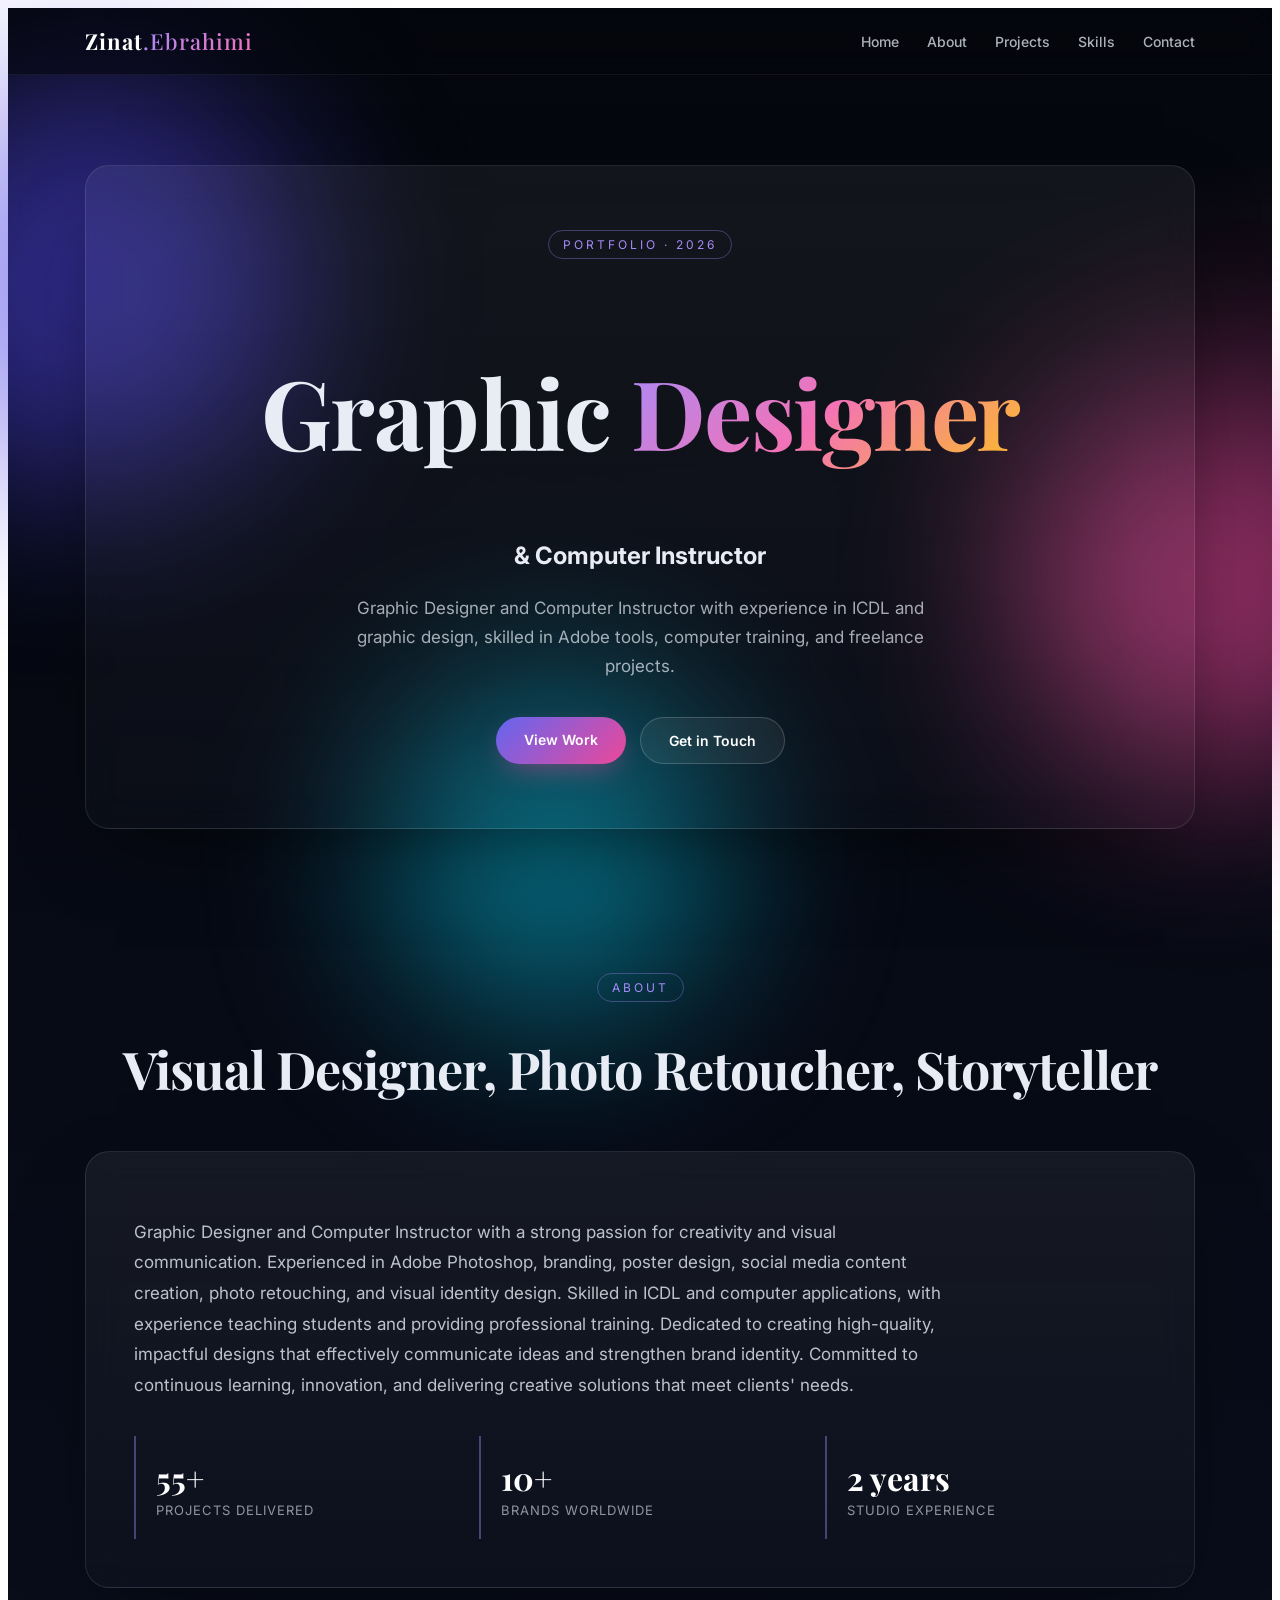
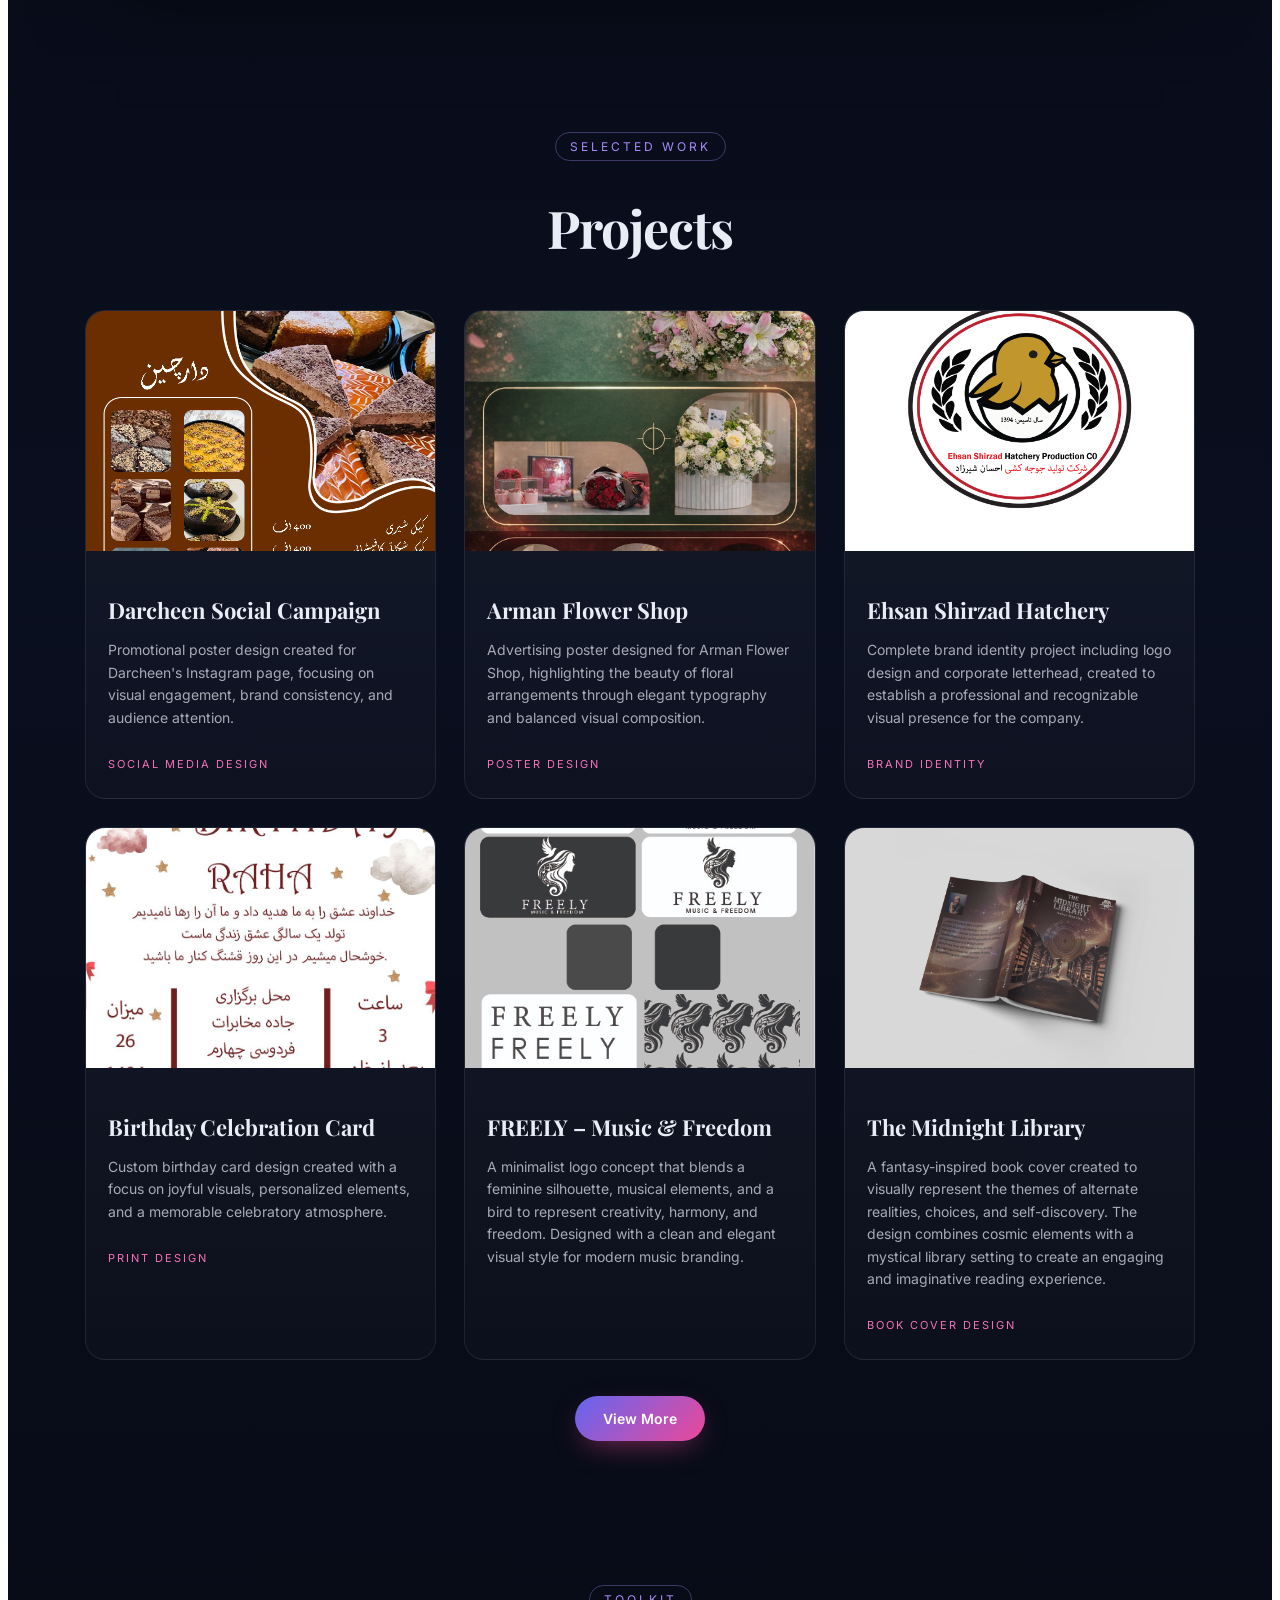
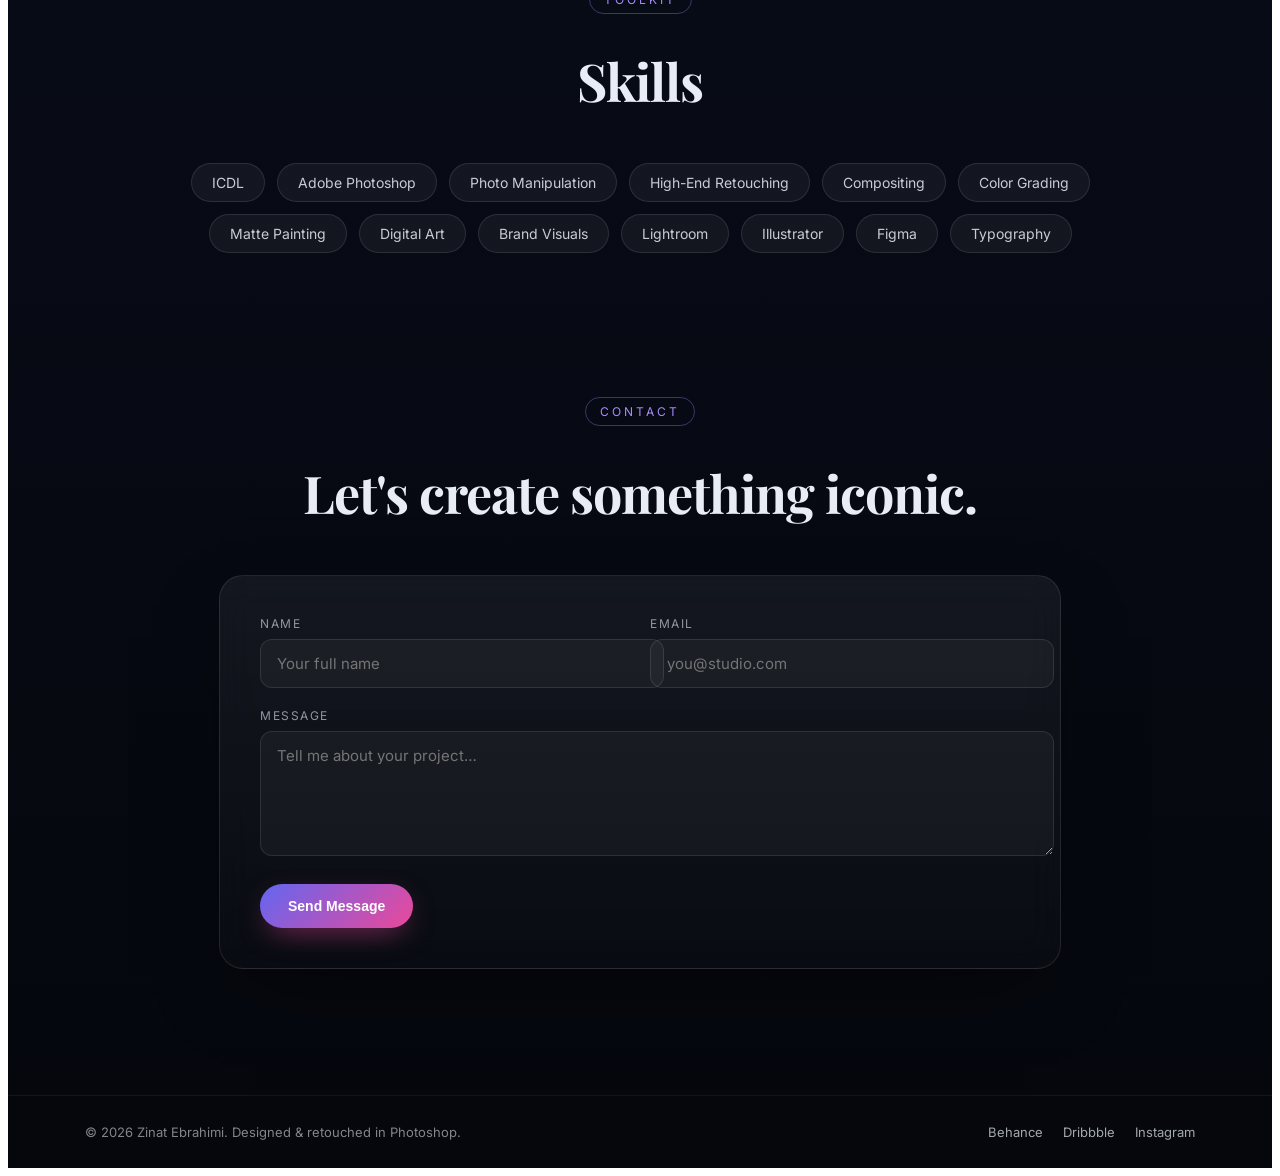
<file: index.html>
<!doctype html>
<html lang="en">
  <head>
    <meta charset="utf-8" />
    <meta name="viewport" content="width=device-width, initial-scale=1" />
    <title>Zinat Ebrahimi — Photoshop Designer Portfolio</title>
    <meta
      name="description"
      content="Luxury portfolio of Alex Rivera, a senior Photoshop designer crafting cinematic photo manipulation, brand visuals, and digital art."
    />
    <link rel="preconnect" href="https://fonts.googleapis.com" />
    <link rel="preconnect" href="https://fonts.gstatic.com" crossorigin />
    <link
      rel="stylesheet"
      href="https://fonts.googleapis.com/css2?family=Inter:wght@300;400;500;600;700&family=Playfair+Display:wght@600;700&display=swap"
    />
    <link rel="stylesheet" href="style.css" />
  </head>
  <body>
    <div class="page">
      <div class="bg-orbs" aria-hidden="true">
        <span class="orb orb-1"></span>
        <span class="orb orb-2"></span>
        <span class="orb orb-3"></span>
      </div>
      <header class="navbar">
        <a href="#home" class="logo">Zinat<span>.Ebrahimi</span></a>
        <nav class="nav-links">
          <a href="#home">Home</a>
          <a href="#about">About</a>
          <a href="#projects">Projects</a>
          <a href="#skills">Skills</a>
          <a href="#contact">Contact</a>
        </nav>
      </header>
      <section id="home" class="hero">
        <div class="hero-inner glass">
          <span class="eyebrow">Portfolio · 2026</span>
          <h1>Graphic <span class="gradient-text">Designer</span></h1>
          <h2>& Computer Instructor</h2>
          <p class="subtitle">
            Graphic Designer and Computer Instructor with experience in ICDL and
            graphic design, skilled in Adobe tools, computer training, and
            freelance projects.
          </p>
          <div class="hero-cta">
            <a href="#projects" class="btn btn-primary">View Work</a>
            <a href="#contact" class="btn btn-ghost">Get in Touch</a>
          </div>
        </div>
      </section>
      <section id="about" class="section">
        <div class="section-head">
          <span class="eyebrow">About</span>
          <h2>Visual Designer, Photo Retoucher, Storyteller</h2>
        </div>
        <div class="about glass">
          <p>
            Graphic Designer and Computer Instructor with a strong passion for
            creativity and visual communication. Experienced in Adobe Photoshop,
            branding, poster design, social media content creation, photo
            retouching, and visual identity design. Skilled in ICDL and computer
            applications, with experience teaching students and providing
            professional training. Dedicated to creating high-quality, impactful
            designs that effectively communicate ideas and strengthen brand
            identity. Committed to continuous learning, innovation, and
            delivering creative solutions that meet clients' needs.
          </p>
          <div class="stats">
            <div><strong>55+</strong><span>Projects delivered</span></div>
            <div><strong>10+</strong><span>Brands worldwide</span></div>
            <div><strong>2 years</strong><span>Studio experience</span></div>
          </div>
        </div>
      </section>
      <section id="projects" class="section">
        <div class="section-head">
          <span class="eyebrow">Selected Work</span>
          <h2>Projects</h2>
        </div>
        <div class="projects">
          <article class="card">
            <div
              class="card-media"
              style="background-image: url(&quot;./image/4.jpg&quot;)"
            ></div>
            <div class="card-body">
              <h3>Darcheen Social Campaign</h3>
              <p>
                Promotional poster design created for Darcheen's Instagram page,
                focusing on visual engagement, brand consistency, and audience
                attention.
              </p>
              <span class="card-tag">Social Media Design</span>
            </div>
          </article>
          <article class="card">
            <div
              class="card-media"
              style="background-image: url(&quot;./image/6.png&quot;)"
            ></div>
            <div class="card-body">
              <h3>Arman Flower Shop</h3>
              <p>
                Advertising poster designed for Arman Flower Shop, highlighting
                the beauty of floral arrangements through elegant typography and
                balanced visual composition.
              </p>
              <span class="card-tag">Poster Design</span>
            </div>
          </article>
          <article class="card">
            <div
              class="card-media"
              style="background-image: url(&quot;./image/23.png&quot;)"
            ></div>
            <div class="card-body">
              <h3>Ehsan Shirzad Hatchery</h3>
              <p>
                Complete brand identity project including logo design and
                corporate letterhead, created to establish a professional and
                recognizable visual presence for the company.
              </p>
              <span class="card-tag">Brand Identity</span>
            </div>
          </article>
          <article class="card">
            <div
              class="card-media"
              style="background-image: url(&quot;./image/24.jpg&quot;)"
            ></div>
            <div class="card-body">
              <h3>Birthday Celebration Card</h3>
              <p>
                Custom birthday card design created with a focus on joyful
                visuals, personalized elements, and a memorable celebratory
                atmosphere.
              </p>
              <span class="card-tag">Print Design</span>
            </div>
          </article>
          <article class="card">
            <div
              class="card-media"
              style="background-image: url(&quot;./image/25.jpg&quot;)"
            ></div>
            <div class="card-body">
              <h3>FREELY – Music & Freedom</h3>
              <p>
                A minimalist logo concept that blends a feminine silhouette,
                musical elements, and a bird to represent creativity, harmony,
                and freedom. Designed with a clean and elegant visual style for
                modern music branding.
              </p>
              <span class="card-tag"></span>
            </div>
          </article>
          <article class="card">
            <div
              class="card-media"
              style="background-image: url(&quot;./image/9.jpg&quot;)"
            ></div>
            <div class="card-body">
              <h3>The Midnight Library</h3>
              <p>
                A fantasy-inspired book cover created to visually represent the
                themes of alternate realities, choices, and self-discovery. The
                design combines cosmic elements with a mystical library setting
                to create an engaging and imaginative reading experience.
              </p>
              <span class="card-tag">Book Cover Design</span>
            </div>
          </article>
        </div>
        <div class="hero-cta">
          <a href="./more.html" class="btn btn-primary">View More</a>
        </div>
      </section>
      <section id="skills" class="section">
        <div class="section-head">
          <span class="eyebrow">Toolkit</span>
          <h2>Skills</h2>
        </div>
        <div class="pills">
          <span class="pill">ICDL</span>
          <span class="pill">Adobe Photoshop</span>
          <span class="pill">Photo Manipulation</span>
          <span class="pill">High-End Retouching</span>
          <span class="pill">Compositing</span>
          <span class="pill">Color Grading</span>
          <span class="pill">Matte Painting</span>
          <span class="pill">Digital Art</span>
          <span class="pill">Brand Visuals</span>
          <span class="pill">Lightroom</span>
          <span class="pill">Illustrator</span>
          <span class="pill">Figma</span>
          <span class="pill">Typography</span>
        </div>
      </section>
      <section id="contact" class="section">
        <div class="section-head">
          <span class="eyebrow">Contact</span>
          <h2>Let's create something iconic.</h2>
        </div>
        <form class="contact glass" onsubmit="event.preventDefault()">
          <div class="row">
            <label
              ><span>Name</span
              ><input type="text" placeholder="Your full name" required
            /></label>
            <label
              ><span>Email</span
              ><input type="email" placeholder="you@studio.com" required
            /></label>
          </div>
          <label
            ><span>Message</span
            ><textarea
              rows="5"
              placeholder="Tell me about your project…"
              required
            ></textarea>
          </label>
          <button type="submit" class="btn btn-primary">Send Message</button>
        </form>
      </section>
      <footer class="footer">
        <div>© 2026 Zinat Ebrahimi. Designed & retouched in Photoshop.</div>
        <div class="socials">
          <a href="#">Behance</a>
          <a href="#">Dribbble</a>
          <a href="#">Instagram</a>
        </div>
      </footer>
    </div>
  </body>
</html>
</file>
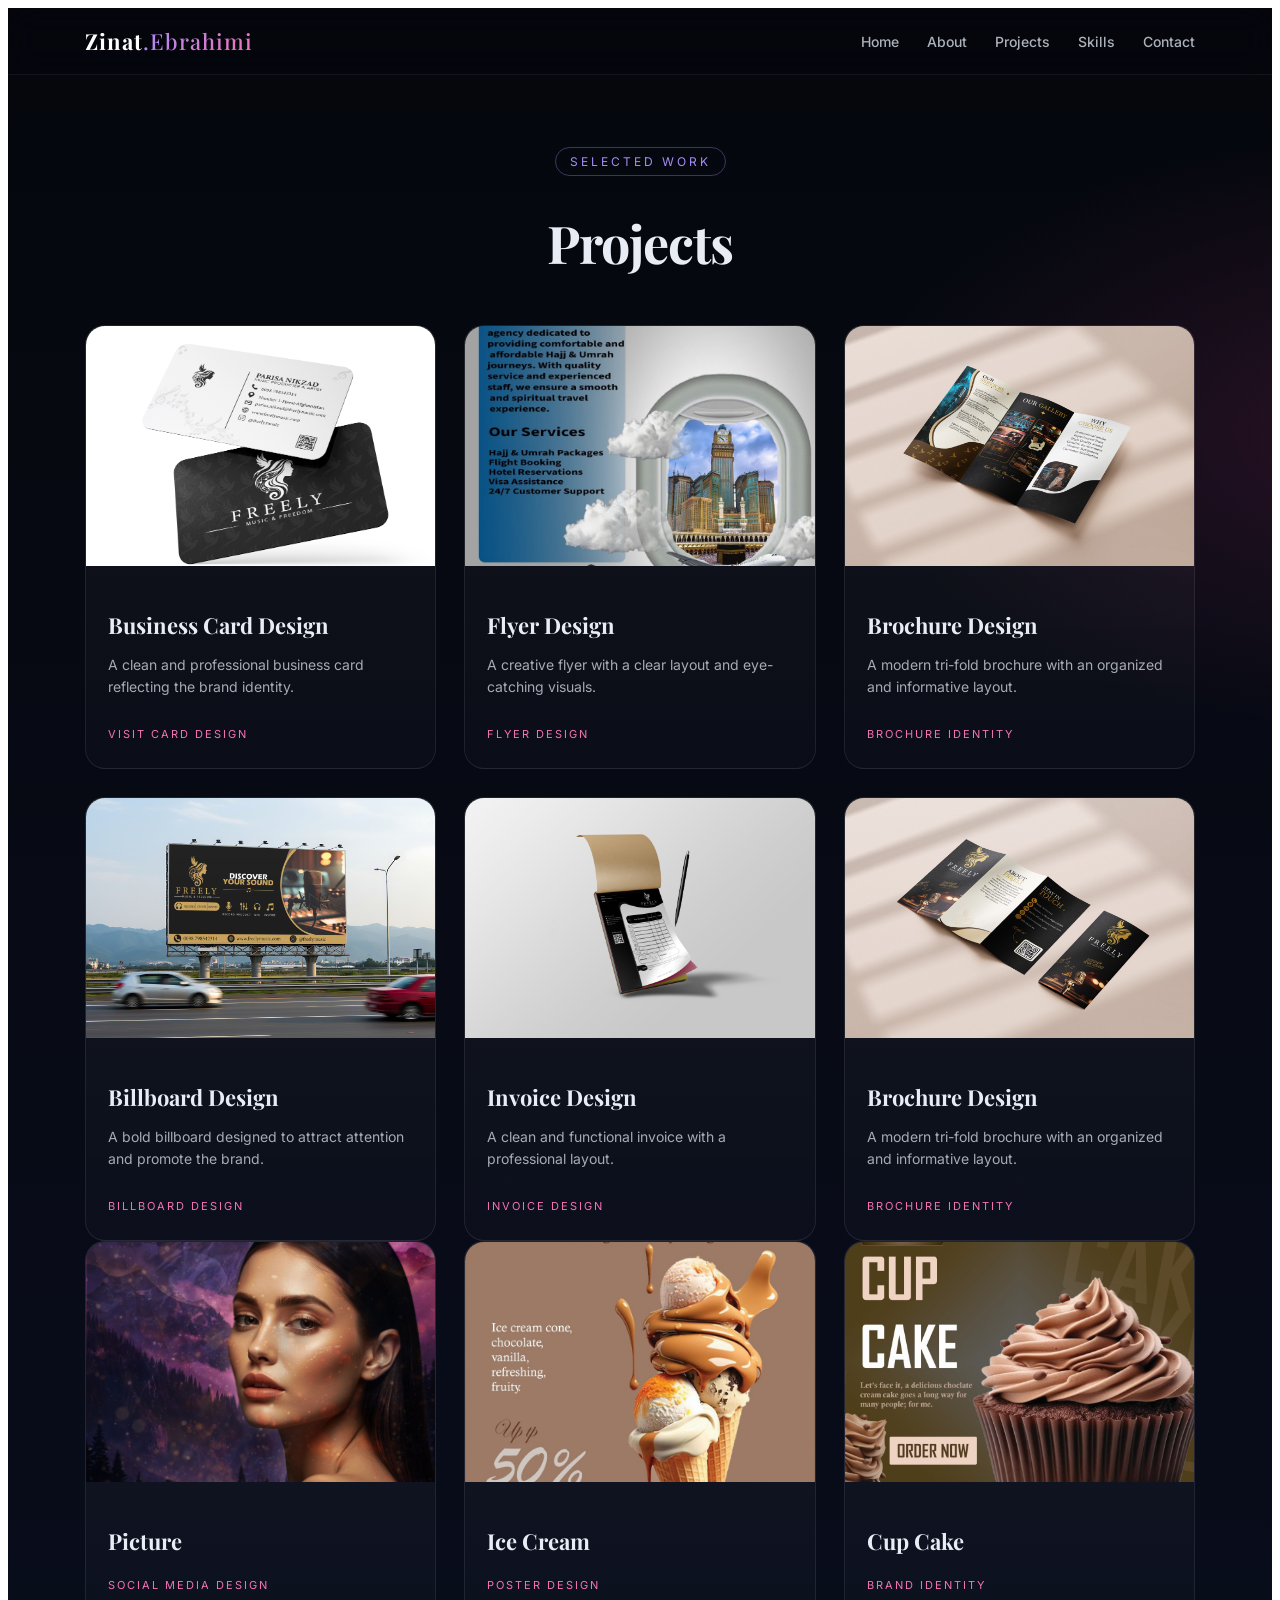
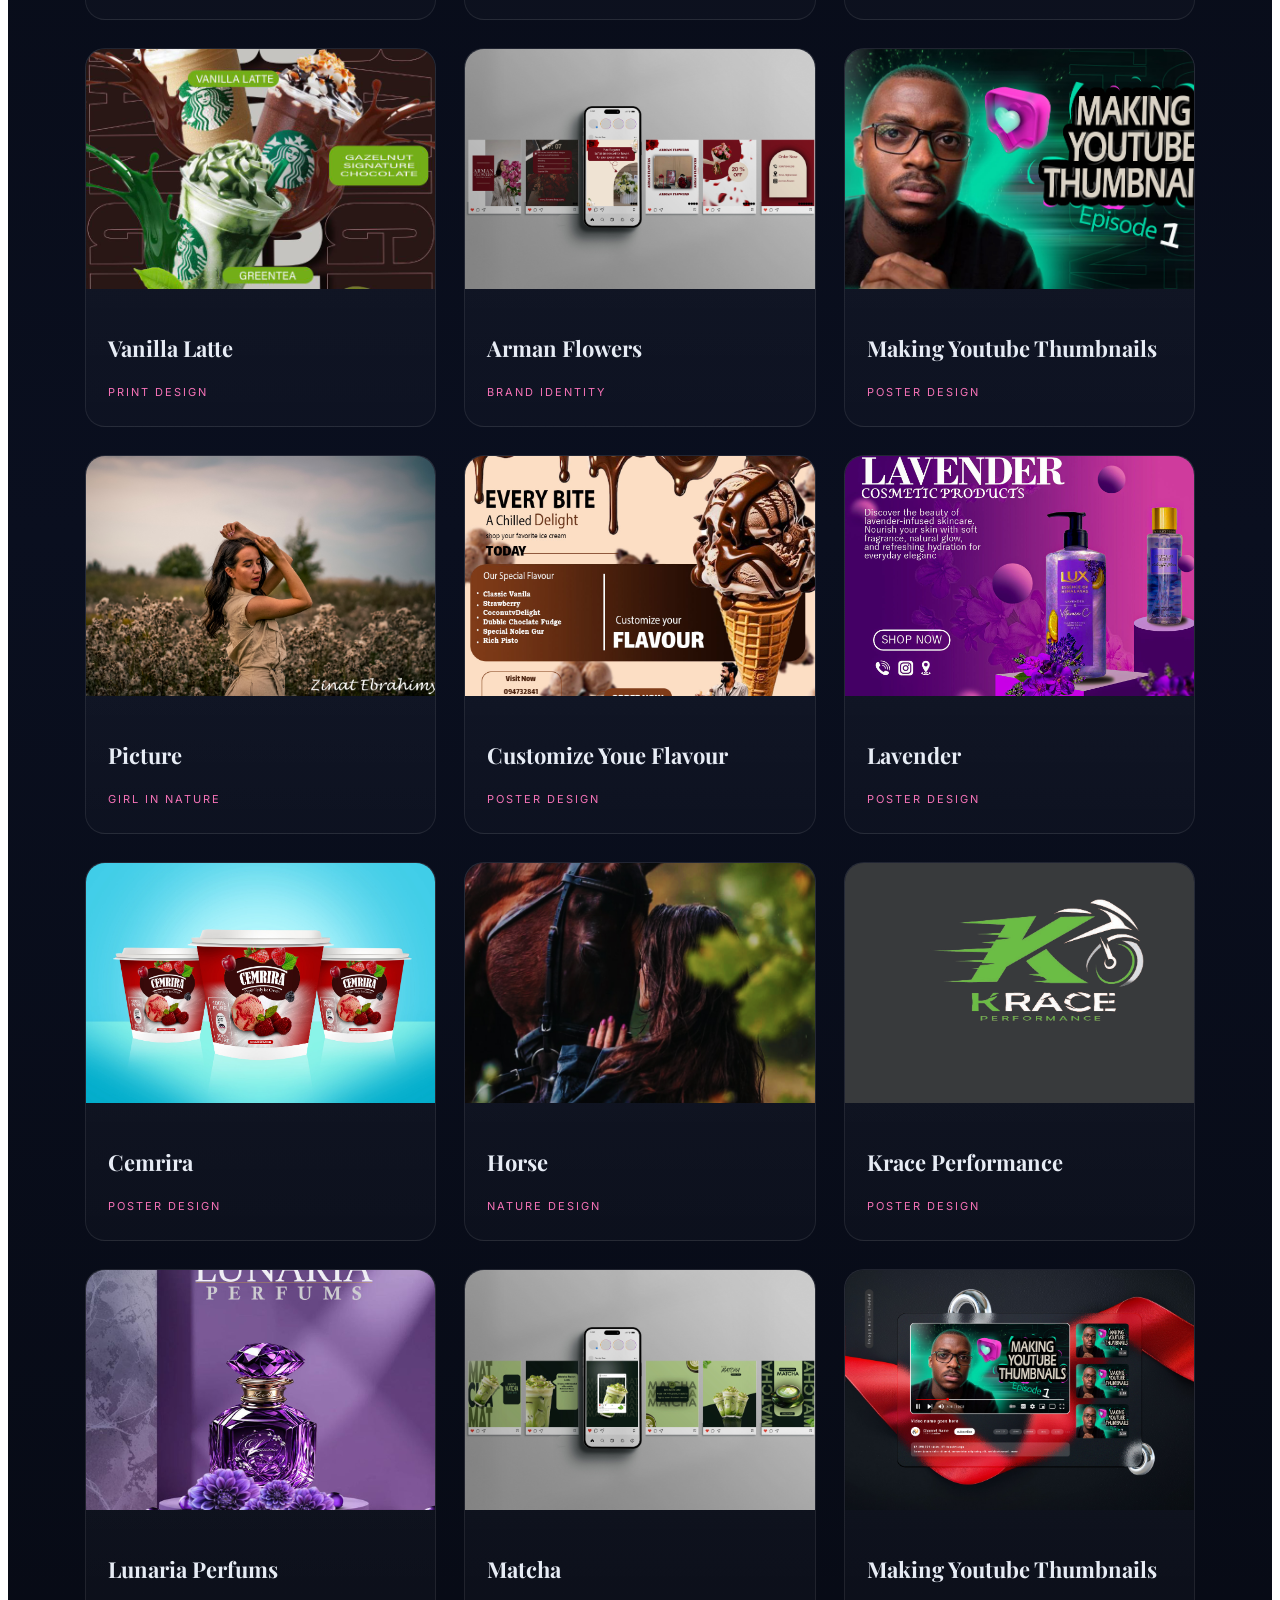
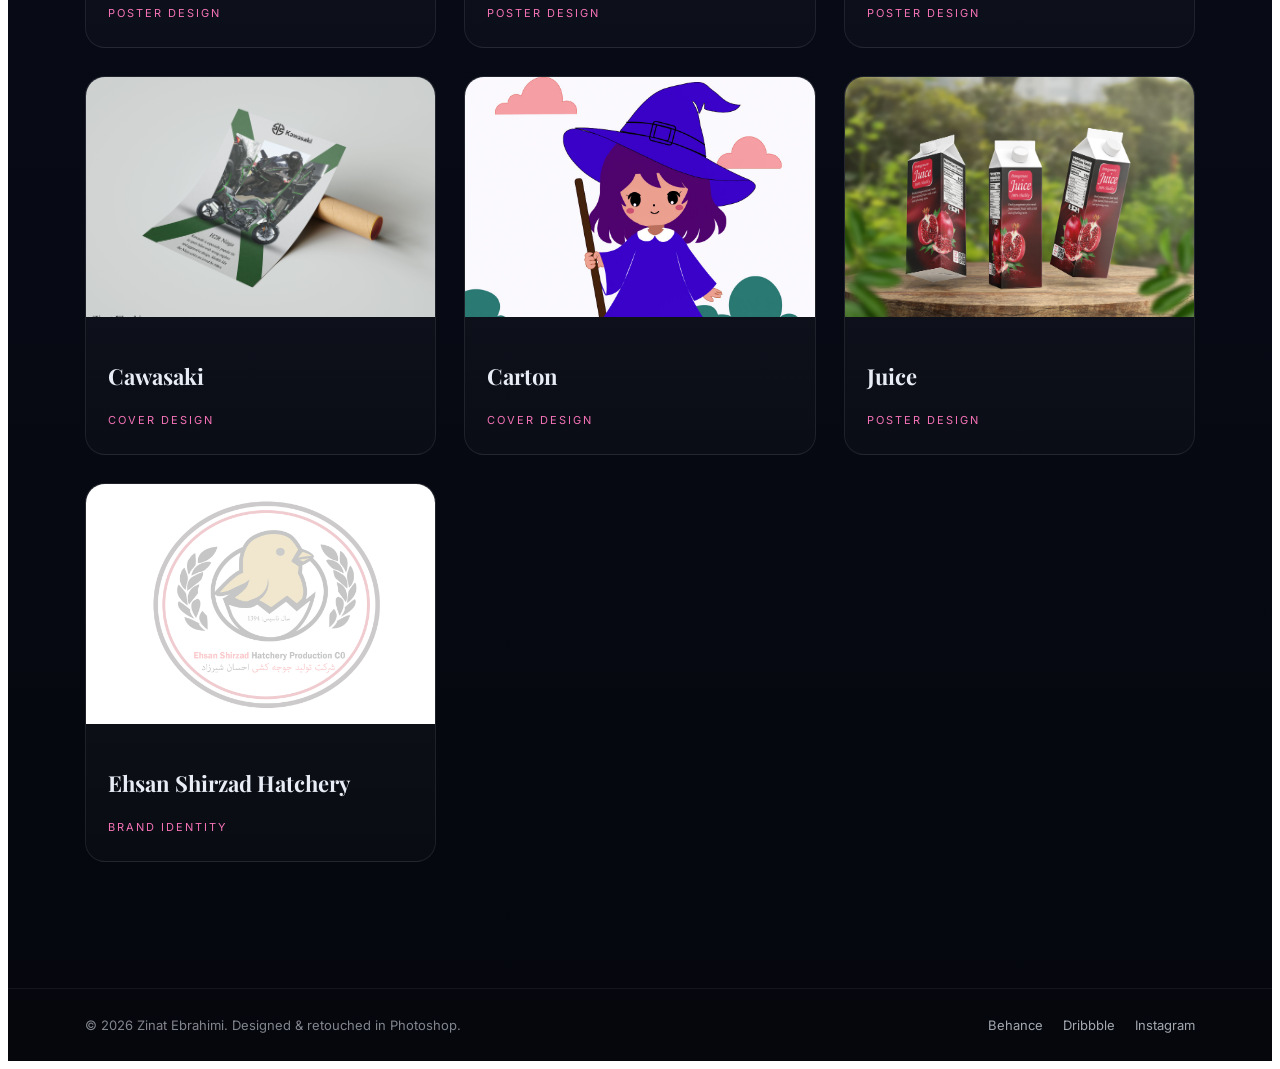
<file: more.html>
<!doctype html>
<html lang="en">
  <head>
    <meta charset="UTF-8" />
    <meta name="viewport" content="width=device-width, initial-scale=1.0" />
    <title>Zinat Ebrahimi — Photoshop Designer Portfolio</title>
    <meta
      name="description"
      content="Luxury portfolio of Alex Rivera, a senior Photoshop designer crafting cinematic photo manipulation, brand visuals, and digital art."
    />
    <link rel="preconnect" href="https://fonts.googleapis.com" />
    <link rel="preconnect" href="https://fonts.gstatic.com" crossorigin />
    <link
      rel="stylesheet"
      href="https://fonts.googleapis.com/css2?family=Inter:wght@300;400;500;600;700&family=Playfair+Display:wght@600;700&display=swap"
    />
    <link rel="stylesheet" href="style.css" />
  </head>
  <body>
    <div class="page">
      <header class="navbar">
        <a href="./index.html" class="logo">Zinat<span>.Ebrahimi</span></a>
        <nav class="nav-links">
          <a href="./index.html#home">Home</a>
          <a href="./index.html#about">About</a>
          <a href="./index.html#projects">Projects</a>
          <a href="./index.html#skills">Skills</a>
          <a href="./index.html#contact">Contact</a>
        </nav>
      </header>

      <section id="projects" class="section">
        <div class="section-head">
          <span class="eyebrow">Selected Work</span>
          <h2>Projects</h2>
        </div>
        <div class="projects">
          <article class="card">
            <div
              class="card-media"
              style="
                background-image: url(&quot;./image/visit\ card\ mo.jpg&quot;);
              "
            ></div>
            <div class="card-body">
              <h3>Business Card Design</h3>
              <p>
                A clean and professional business card reflecting the brand
                identity.
              </p>
              <span class="card-tag">Visit Card Design</span>
            </div>
          </article>
          <article class="card">
            <div
              class="card-media"
              style="background-image: url(&quot;./image/tract.jpg&quot;)"
            ></div>
            <div class="card-body">
              <h3>Flyer Design</h3>
              <p>
                A creative flyer with a clear layout and eye-catching visuals.
              </p>
              <span class="card-tag">Flyer Design</span>
            </div>
          </article>
          <article class="card">
            <div
              class="card-media"
              style="background-image: url(&quot;./image/broshore.jpg&quot;)"
            ></div>
            <div class="card-body">
              <h3>Brochure Design</h3>
              <p>
                A modern tri-fold brochure with an organized and informative
                layout.
              </p>
              <span class="card-tag">Brochure Identity</span>
            </div>
          </article>
          <article class="card">
            <div
              class="card-media"
              style="background-image: url(&quot;./image/bildbore.jpg&quot;)"
            ></div>
            <div class="card-body">
              <h3>Billboard Design</h3>
              <p>
                A bold billboard designed to attract attention and promote the
                brand.
              </p>
              <span class="card-tag">Billboard Design</span>
            </div>
          </article>
          <article class="card">
            <div
              class="card-media"
              style="background-image: url(&quot;./image/faktor.jpg&quot;)"
            ></div>
            <div class="card-body">
              <h3>Invoice Design</h3>
              <p>A clean and functional invoice with a professional layout.</p>
              <span class="card-tag">Invoice Design</span>
            </div>
          </article>
          <article class="card">
            <div
              class="card-media"
              style="background-image: url(&quot;./image/broshore1.jpg&quot;)"
            ></div>
            <div class="card-body">
              <h3>Brochure Design</h3>
              <p>
                A modern tri-fold brochure with an organized and informative
                layout.
              </p>
              <span class="card-tag">Brochure Identity</span>
            </div>
          </article>
        </div>
        <div class="projects">
          <article class="card">
            <div
              class="card-media"
              style="background-image: url(&quot;./image/1.jpg&quot;)"
            ></div>
            <div class="card-body">
              <h3>Picture</h3>
              <span class="card-tag">Social Media Design</span>
            </div>
          </article>
          <article class="card">
            <div
              class="card-media"
              style="background-image: url(&quot;./image/2.jpg&quot;)"
            ></div>
            <div class="card-body">
              <h3>Ice Cream</h3>
              <span class="card-tag">Poster Design</span>
            </div>
          </article>
          <article class="card">
            <div
              class="card-media"
              style="background-image: url(&quot;./image/3.jpg&quot;)"
            ></div>
            <div class="card-body">
              <h3>Cup Cake</h3>
              <span class="card-tag">Brand Identity</span>
            </div>
          </article>
          <article class="card">
            <div
              class="card-media"
              style="background-image: url(&quot;./image/5.jpg&quot;)"
            ></div>
            <div class="card-body">
              <h3>Vanilla Latte</h3>
              <span class="card-tag">Print Design</span>
            </div>
          </article>
          <article class="card">
            <div
              class="card-media"
              style="background-image: url(&quot;./image/7.jpg&quot;)"
            ></div>
            <div class="card-body">
              <h3>Arman Flowers</h3>
              <span class="card-tag">Brand Identity</span>
            </div>
          </article>
          <article class="card">
            <div
              class="card-media"
              style="background-image: url(&quot;./image/8.jpg&quot;)"
            ></div>
            <div class="card-body">
              <h3>Making Youtube Thumbnails</h3>
              <span class="card-tag">Poster Design</span>
            </div>
          </article>
          <article class="card">
            <div
              class="card-media"
              style="background-image: url(&quot;./image/10.jpg&quot;)"
            ></div>
            <div class="card-body">
              <h3>Picture</h3>
              <span class="card-tag">girl in nature</span>
            </div>
          </article>
          <article class="card">
            <div
              class="card-media"
              style="background-image: url(&quot;./image/11.jpg&quot;)"
            ></div>
            <div class="card-body">
              <h3>Customize Youe Flavour</h3>
              <span class="card-tag">Poster Design</span>
            </div>
          </article>
          <article class="card">
            <div
              class="card-media"
              style="background-image: url(&quot;./image/12.jpg&quot;)"
            ></div>
            <div class="card-body">
              <h3>Lavender</h3>
              <span class="card-tag">Poster Design</span>
            </div>
          </article>
          <article class="card">
            <div
              class="card-media"
              style="background-image: url(&quot;./image/13.jpg&quot;)"
            ></div>
            <div class="card-body">
              <h3>Cemrira</h3>
              <span class="card-tag">Poster Design</span>
            </div>
          </article>
          <article class="card">
            <div
              class="card-media"
              style="background-image: url(&quot;./image/14.jpg&quot;)"
            ></div>
            <div class="card-body">
              <h3>Horse</h3>
              <span class="card-tag">nature Design</span>
            </div>
          </article>
          <article class="card">
            <div
              class="card-media"
              style="background-image: url(&quot;./image/15.jpg&quot;)"
            ></div>
            <div class="card-body">
              <h3>Krace Performance</h3>
              <span class="card-tag">Poster Design</span>
            </div>
          </article>
          <article class="card">
            <div
              class="card-media"
              style="background-image: url(&quot;./image/16.jpg&quot;)"
            ></div>
            <div class="card-body">
              <h3>Lunaria Perfums</h3>
              <span class="card-tag">Poster Design</span>
            </div>
          </article>
          <article class="card">
            <div
              class="card-media"
              style="background-image: url(&quot;./image/17.jpg&quot;)"
            ></div>
            <div class="card-body">
              <h3>Matcha</h3>
              <span class="card-tag">Poster Design</span>
            </div>
          </article>
          <article class="card">
            <div
              class="card-media"
              style="background-image: url(&quot;./image/18.jpg&quot;)"
            ></div>
            <div class="card-body">
              <h3>Making Youtube Thumbnails</h3>
              <span class="card-tag">Poster Design</span>
            </div>
          </article>
          <article class="card">
            <div
              class="card-media"
              style="background-image: url(&quot;./image/19.jpg&quot;)"
            ></div>
            <div class="card-body">
              <h3>Cawasaki</h3>
              <span class="card-tag"> Cover Design</span>
            </div>
          </article>
          <article class="card">
            <div
              class="card-media"
              style="background-image: url(&quot;./image/20.jpg&quot;)"
            ></div>
            <div class="card-body">
              <h3>Carton</h3>
              <span class="card-tag">Cover Design</span>
            </div>
          </article>
          <article class="card">
            <div
              class="card-media"
              style="background-image: url(&quot;./image/21.jpg&quot;)"
            ></div>
            <div class="card-body">
              <h3>Juice</h3>
              <span class="card-tag">Poster Design</span>
            </div>
          </article>
          <article class="card">
            <div
              class="card-media"
              style="background-image: url(&quot;./image/22.jpg&quot;)"
            ></div>
            <div class="card-body">
              <h3>Ehsan Shirzad Hatchery</h3>
              <span class="card-tag">Brand Identity</span>
            </div>
          </article>
        </div>
      </section>

      <footer class="footer">
        <div>© 2026 Zinat Ebrahimi. Designed & retouched in Photoshop.</div>
        <div class="socials">
          <a href="#">Behance</a>
          <a href="#">Dribbble</a>
          <a href="#">Instagram</a>
        </div>
      </footer>
    </div>
  </body>
</html>
</file>
<file: style.css>
public/portfolio/styles.css
* { box-sizing: border-box; margin: 0; padding: 0; }
html { scroll-behavior: smooth; }
body { font-family: 'Inter', system-ui, sans-serif; }
.page {
  position: relative;
  min-height: 100vh;
  color: #e7ecf5;
  background:
    radial-gradient(1200px 600px at 10% -10%, rgba(99,102,241,0.20), transparent 60%),
    radial-gradient(900px 500px at 110% 10%, rgba(236,72,153,0.15), transparent 60%),
    linear-gradient(180deg, #05070d 0%, #0a0f1f 50%, #05070d 100%);
  overflow-x: hidden;
}
.bg-orbs { position: fixed; inset: 0; pointer-events: none; z-index: 0; }
.orb { position: absolute; border-radius: 50%; filter: blur(90px); opacity: .55; animation: float 14s ease-in-out infinite; }
.orb-1 { width: 420px; height: 420px; background: #4f46e5; top: 8%; left: -120px; }
.orb-2 { width: 380px; height: 380px; background: #ec4899; top: 45%; right: -120px; animation-delay: -5s; }
.orb-3 { width: 340px; height: 340px; background: #06b6d4; bottom: -120px; left: 30%; animation-delay: -9s; }
@keyframes float { 0%,100% { transform: translateY(0) translateX(0); } 50% { transform: translateY(-40px) translateX(20px); } }
.glass {
  background: linear-gradient(180deg, rgba(255,255,255,0.06), rgba(255,255,255,0.02));
  border: 1px solid rgba(255,255,255,0.10);
  backdrop-filter: blur(18px);
  -webkit-backdrop-filter: blur(18px);
  border-radius: 24px;
  box-shadow: 0 30px 80px -30px rgba(0,0,0,0.6);
}
.navbar {
  position: sticky; top: 0; z-index: 50;
  display: flex; align-items: center; justify-content: space-between;
  padding: 18px 6vw;
  background: rgba(5,7,13,0.55);
  backdrop-filter: blur(16px);
  border-bottom: 1px solid rgba(255,255,255,0.06);
}
.logo { font-family: 'Playfair Display', serif; font-size: 22px; font-weight: 700; color: #fff; text-decoration: none; letter-spacing: 1px; }
.logo span { background: linear-gradient(135deg,#a78bfa,#f472b6); -webkit-background-clip: text; background-clip: text; color: transparent; font-weight: 500; }
.nav-links { display: flex; gap: 28px; }
.nav-links a { color: rgba(231,236,245,.75); text-decoration: none; font-size: 14px; font-weight: 500; position: relative; transition: color .25s; }
.nav-links a::after { content:''; position:absolute; left:0; bottom:-6px; width:0; height:1px; background: linear-gradient(90deg,#a78bfa,#f472b6); transition: width .3s ease; }
.nav-links a:hover { color: #fff; }
.nav-links a:hover::after { width: 100%; }
.hero { position: relative; z-index: 1; padding: 10vh 6vw 8vh; display:flex; justify-content:center; }
.hero-inner { padding: 64px 56px; max-width: 1000px; width: 100%; text-align: center; }
.eyebrow { display:inline-block; font-size: 12px; letter-spacing: 3px; text-transform: uppercase; color: #a78bfa; padding: 6px 14px; border:1px solid rgba(167,139,250,.35); border-radius:999px; margin-bottom: 22px; }
h1 { font-family: 'Playfair Display', serif; font-size: clamp(48px, 8vw, 96px); line-height: 1.05; font-weight: 700; letter-spacing: -1.5px; }
.gradient-text { background: linear-gradient(135deg,#a78bfa 0%, #f472b6 50%, #fbbf24 100%); -webkit-background-clip: text; background-clip: text; color: transparent; }
.subtitle { margin: 24px auto 0; max-width: 620px; font-size: 17px; line-height: 1.7; color: rgba(231,236,245,.7); }
.hero-cta { margin-top: 36px; display:flex; gap: 14px; justify-content: center; flex-wrap: wrap; }
.btn { display: inline-block; padding: 14px 28px; border-radius: 999px; font-size: 14px; font-weight: 600; text-decoration: none; cursor: pointer; transition: transform .25s ease, box-shadow .25s ease, background .25s; border: none; }
.btn-primary { color: #fff; background: linear-gradient(135deg,#6366f1,#ec4899); box-shadow: 0 10px 30px -10px rgba(236,72,153,.6); }
.btn-primary:hover { transform: translateY(-2px); box-shadow: 0 18px 40px -10px rgba(236,72,153,.7); }
.btn-ghost { color: #fff; background: rgba(255,255,255,.06); border: 1px solid rgba(255,255,255,.18); }
.btn-ghost:hover { background: rgba(255,255,255,.12); transform: translateY(-2px); }
.section { position: relative; z-index:1; padding: 8vh 6vw; max-width: 1200px; margin: 0 auto; }
.section-head { text-align: center; margin-bottom: 48px; }
.section-head h2 { font-family: 'Playfair Display', serif; font-size: clamp(32px, 5vw, 52px); font-weight: 700; margin-top: 10px; letter-spacing: -1px; }
.about { padding: 48px; }
.about p { font-size: 17px; line-height: 1.8; color: rgba(231,236,245,.8); max-width: 820px; }
.stats { margin-top: 36px; display:grid; grid-template-columns: repeat(3,1fr); gap: 24px; }
.stats > div { padding: 20px; border-left: 2px solid rgba(167,139,250,.4); }
.stats strong { display:block; font-family:'Playfair Display',serif; font-size: 32px; color:#fff; }
.stats span { font-size: 13px; color: rgba(231,236,245,.6); letter-spacing: 1px; text-transform: uppercase; }
.projects { display:grid; grid-template-columns: repeat(3, 1fr); gap: 28px; }
.card { border-radius: 20px; overflow: hidden; background: linear-gradient(180deg, rgba(255,255,255,0.05), rgba(255,255,255,0.02)); border: 1px solid rgba(255,255,255,.08); transition: transform .4s ease, box-shadow .4s ease, border-color .4s; }
.card:hover { transform: translateY(-10px); box-shadow: 0 30px 60px -20px rgba(99,102,241,.5); border-color: rgba(167,139,250,.4); }
.card-media { height: 240px; background-size: cover; background-position: center; transition: transform .6s ease; }
.card:hover .card-media { transform: scale(1.06); }
.card-body { padding: 22px 22px 26px; }
.card-body h3 { font-family:'Playfair Display',serif; font-size: 22px; margin-bottom: 8px; }
.card-body p { color: rgba(231,236,245,.7); font-size: 14px; line-height: 1.6; }
.card-tag { display: inline-block; margin-top: 14px; font-size: 11px; letter-spacing: 2px; text-transform: uppercase; color: #f472b6; }
.pills { display:flex; flex-wrap: wrap; gap: 12px; justify-content: center; max-width: 900px; margin: 0 auto; }
.pill { padding: 10px 20px; border-radius: 999px; background: rgba(255,255,255,.05); border:1px solid rgba(255,255,255,.10); font-size: 14px; color: rgba(231,236,245,.85); transition: all .25s; }
.pill:hover { background: linear-gradient(135deg, rgba(99,102,241,.25), rgba(236,72,153,.25)); border-color: rgba(167,139,250,.5); transform: translateY(-2px); color: #fff; }
.contact { padding: 40px; max-width: 760px; margin: 0 auto; display:flex; flex-direction: column; gap: 20px; }
.contact .row { display:grid; grid-template-columns: 1fr 1fr; gap: 20px; }
.contact label { display:flex; flex-direction: column; gap: 8px; font-size: 12px; letter-spacing: 1.5px; text-transform: uppercase; color: rgba(231,236,245,.6); }
.contact input, .contact textarea { width: 100%; padding: 14px 16px; border-radius: 12px; background: rgba(255,255,255,.04); border: 1px solid rgba(255,255,255,.1); color: #fff; font-size: 15px; font-family: inherit; transition: border-color .25s, background .25s; }
.contact input:focus, .contact textarea:focus { outline: none; border-color: rgba(167,139,250,.6); background: rgba(255,255,255,.07); }
.contact textarea { resize: vertical; }
.contact .btn { align-self: flex-start; margin-top: 8px; }
.footer { position: relative; z-index:1; margin-top: 6vh; padding: 28px 6vw; display:flex; justify-content: space-between; align-items: center; border-top: 1px solid rgba(255,255,255,.06); font-size: 13px; color: rgba(231,236,245,.55); flex-wrap: wrap; gap: 14px; }
.socials { display:flex; gap: 20px; }
.socials a { color: rgba(231,236,245,.7); text-decoration: none; transition: color .25s; }
.socials a:hover { color: #f472b6; }
@media (max-width: 960px) {
  .projects { grid-template-columns: repeat(2,1fr); }
  .stats { grid-template-columns: 1fr 1fr; }
}
@media (max-width: 640px) {
  .nav-links { display: none; }
  .hero-inner { padding: 44px 24px; }
  .projects { grid-template-columns: 1fr; }
  .stats { grid-template-columns: 1fr; }
  .contact { padding: 24px; }
  .contact .row { grid-template-columns: 1fr; }
  .about { padding: 28px; }
}
</file>
